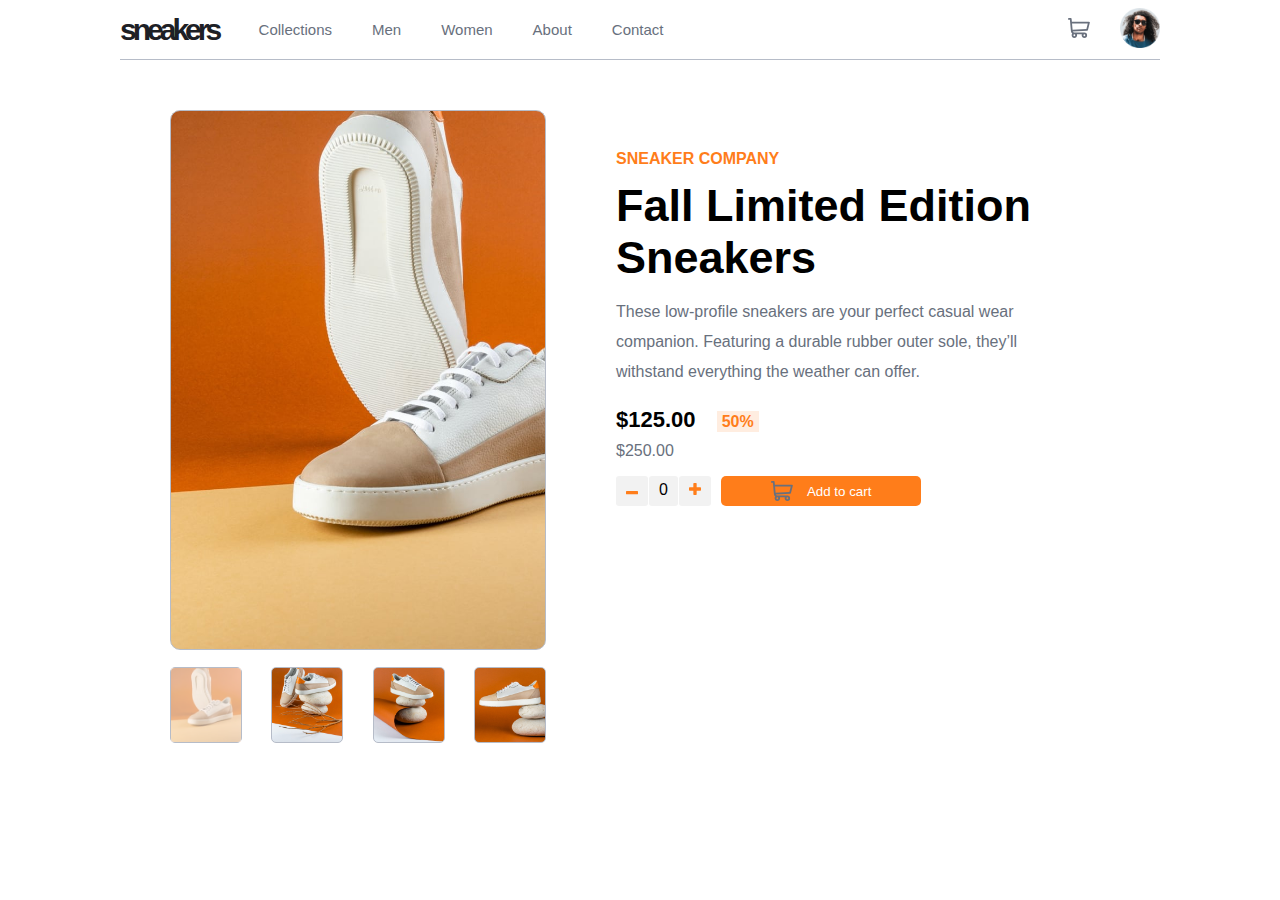
<file: ecommerce page/index.html>
<!DOCTYPE html>
<html lang="en">
  <head>
    <meta charset="UTF-8" />
    <meta name="viewport" content="width=device-width, initial-scale=1.0" />
    <!-- displays site properly based on user's device -->

    <link
      rel="icon"
      type="image/png"
      sizes="32x32"
      href="./images/favicon-32x32.png"
    />

    <title>Frontend Mentor | E-commerce product page</title>
    <link rel="stylesheet" href="ecommerce.css" />
    <style>
      
    </style>
  </head>
  <body>
    <div class="view"> 
      <div class="close"><img src="images/icon-plus.svg"></div>
      <div class="opictures">
        <div class="right"><img src="images/icon-next.svg"></div>
        <div class="left"><img src="images/icon-previous.svg"></div>
        <div class="obig">
          
        </div>
      
        <ul class="osm">
          <li class="osmall ofirst"><div class="active"></div></li>
          <li class="osmall osecond"></li>
          <li class="osmall othird"></li>
          <li class="osmall ofourth"></li>
        </ul>
      </div>
    </div>
    <nav>
      <!-- mobile -->
      <div class="menulogo"><img src="images/icon-menu.svg"></div>
      
        <div class="sidemenu">
          <div class="vw">
          </div>
          <div class="cancel"><img src="images/icon-close.svg"></div>
          <ul class="side-ul">
            <li class="first-li">Collections</li> 
            <li class="first-li">Men</li> 
            <li class="first-li">Women</li> 
            <li class="first-li">About</li>
            <li class="first-li"> Contact</li>
          </ul>
        </div>
      <h2 class="sneakers">sneakers</h2>
      
      <ul class="first-ul">
        <li class="first-li">Collections</li> 
        <li class="first-li">Men</li> 
        <li class="first-li">Women</li> 
        <li class="first-li">About</li>
        <li class="first-li"> Contact</li>
      </ul>
      <div class="icon">
        <div><img src="images/icon-cart.svg">
          <div class="box">
            <h3>cart</h3>
            <hr>
            <div class="box2">
              your cart is empty
            </div>
          </div>
        </div>
        
        <div><img style="max-width:40px;" src="images/image-avatar.png"></div>
      </div>
    </nav>
    <section>
      <div class="pictures">
        <div class="big">
        
          
        </div>
        
        <ul class="sm">
          <li class="small first"><div class="active"></div></li>
          <li class="small second"></li>
          <li class="small third"></li>
          <li class="small fourth"></li>
        </ul>
      </div>
      <div class="text">
        <h4>SNEAKER COMPANY</h4> 
        <h1>Fall Limited Edition Sneakers</h1>
        <p class="p1">These low-profile sneakers are
          your perfect casual wear companion. Featuring a durable rubber outer sole,
          they’ll withstand everything the weather can offer. 
          </p>
          <div class="float"><div class="doller">$125.00 <span class="orange">50%</span></div>
          <p class="fl">$250.00</p> </div>
          <div class="flex">
            <ul class="symbol">
              <li class="add"><img src="images/icon-minus.svg"></li>
              <li class="add">0</li>
              <li class="add"><img src="images/icon-plus.svg"></li>
            </ul>
            <button> <img src="images/icon-cart.svg">  <span class="white">Add to cart</span></button>
          </div>
      </div>
    </section>
    <script src="script.js"></script>

    

    <!-- <div class="attribution"> 
      Challenge by
      <a href="https://www.frontendmentor.io?ref=challenge" target="_blank"
        >Frontend Mentor</a
      >. Coded by <a href="#">Tariebi Glory Samuel </a>.
    </div>-->
  </body>
</html>
</file>
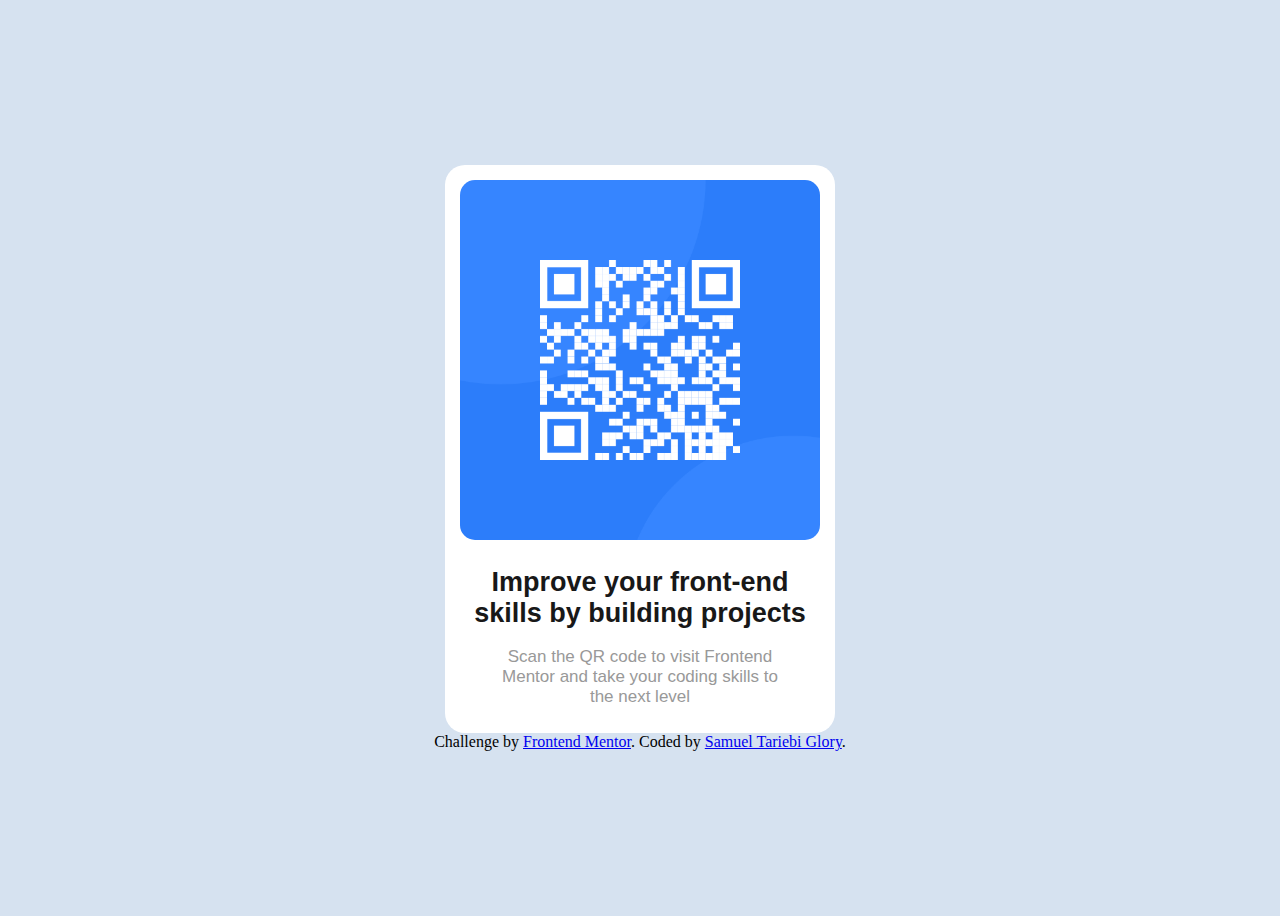
<file: qr_code/index.html>
<!DOCTYPE html>
<html lang="en">
  <head>
    <meta charset="UTF-8" />
    <meta name="viewport" content="width=device-width, initial-scale=1.0" />
    <!-- displays site properly based on user's device -->

    <link
      rel="icon"
      type="image/png"
      sizes="32x32"
      href="./images/favicon-32x32.png"
    />

    <title>Frontend Mentor | QR code component</title>

    <!-- Feel free to remove these styles or customise in your own stylesheet 👍 -->
    <link rel="stylesheet" href="qrcode.css"/>
  </head>
  
  <body>
    <div class="body1">
      <div class="code">
      <img src="images/image-qr-code.png"/>
    </div>
      <div class="text">
      <h1>Improve your front-end <br />skills by building projects</h1>

      <p>
        <span class="scantext">Scan the QR code to visit Frontend<br/>
        Mentor and take your coding skills to<br />
        <span>the next level</span></span>
      </p>
    </div>
    </div>

    <div class="attribution">
      Challenge by
      <a href="https://www.frontendmentor.io?ref=challenge" target="_blank"
        >Frontend Mentor</a
      >. Coded by <a href="#">Samuel Tariebi Glory</a>.
    </div>
  </body>
</html>
</file>
<file: ecommerce page/ecommerce.css>
*{
    margin: 0;
    padding: 0;
    box-sizing: border-box;
  }
  body{
    font-family: Arial, Helvetica, sans-serif;
    padding: 0px 120px ;
  }
  ul{
    list-style: none;
  }
  .first-ul{
    display: flex;
    gap:40px;
    margin-left: -35%;
    height: 30%;      
  }
  .first-li{
    font-weight: 549;
    font-size: 15px;
    color:hsl(219, 9%, 45%);
    cursor:pointer;
  }
  .first-li:hover{
    border-bottom: 2px solid hsl(26, 100%, 55%);
  }
  nav{
    display:flex;
    justify-content:space-between;
    align-items: center;
    height: 60px;
    border-bottom: 1px solid hsl(220, 14%, 75%);
  }
  .icon{
    display: flex;
    align-items: center;
    gap: 30px;
    cursor: pointer;
  }
  .pic img{
    max-width: 50px;
  }
  .box{
    position: absolute;
    left: 75%;
    top: 9%;
    background-color:white;
    border-radius: 5px;
    padding: 10px 5px;
    box-shadow: 5px 5px 5px 5px whitesmoke;
  }
  .box2{
    width: 220px;
    height: 130px;
    display: flex;
    align-items: center;
    justify-content: center;
    font-size: 13px;
  }
  .sneakers{
    letter-spacing: -4px;
    font-size: 30px;
    color: hsl(220, 13%, 13%);

  }
  section{
    width: 100%;
    display: flex;
    gap: 70px;
    padding: 50px 50px;
    height: 85vh;
    /* background-color: aqua; */
  }
  .pictures{
    width: 40%;
    height: 75vh;
    /* border: 1px solid hsl(220, 14%, 75%); */
  }
  .big{
    width: 100%;
    height: 60vh;
    border: 1px solid hsl(220, 14%, 75%);
    border-radius: 10px;
    background-image: url(images/image-product-1.jpg);
    background-size: cover;
    cursor: pointer;
  }
  .big :hover{
    
  }
  .sm{
    display: flex;
    justify-content: space-between;
    margin-top: 17px;
  }
  .small{
    width: 72px;
    height: 76px;
    border-radius: 5px;
    border: 1px solid hsl(220, 14%, 75%);
    cursor: pointer;
  }
  .first{
    background-image: url(images/image-product-1-thumbnail.jpg);
    background-size: cover;
  }
  .active{
    width: 100%;
    height: 100%;
    background-color: hsl(25, 100%, 94%,0.6);
   }
  .second{
    background-image: url(images/image-product-2.jpg);
    background-size: cover;
  }
  .third{
    background-image: url(images/image-product-3.jpg);
    background-size: cover;
  }
  .fourth{
    background-image: url(images/image-product-4.jpg);
    background-size: cover;
  }
  
  .text{
    width: 50%;
    padding-top: 40px;
  }
  h4{
    color:hsl(26, 100%, 55%);
  }
  h1{
    font-size: 45px;
    margin-top: 12px;
  }
  .p1{
    margin-top: 13px;
  }
  p{
    line-height: 30px;
    color:hsl(219, 9%, 45%)
  }
  .doller{
    margin-top: 20px;
    font-size: 22px;
    font-weight: 600;
    margin-bottom: 3px;
  }
  .orange{
    margin-left: 15px;
    font-size: 16px;
    color: hsl(26, 100%, 55%);
    background-color:hsl(25, 100%, 94%);
    padding: 2px 5px;
  }
  .flex{
    margin-top: 10px;
    display: flex;
    gap: 10px;
  }
  .symbol{
    display: flex;
    gap: 1px;
  }
  .add{
    padding: 5px 10px;
    background-color:#f2f2f2;
    border-radius: 3px;
  }
  button{
    background-color: hsl(26, 100%, 55%);
    color: white;
    border: none;
    padding: 5px 50px;
    border-radius: 5px;
    display: flex;
    align-items: center;
    gap:14px;
  }
  .view{ 
    width:100%;
    height: 100%;
    background-color:hsl(0, 0%, 0% ,0.6);
    /* opacity: 75%; */
    position: absolute;
    margin-left: -120px;
    /* display: flex; */
    /* align-items: center; */
    /* justify-content: center; */
    display: none;
   }
   /* the opacity view  images */
   /* the opacity view  images */
   /* the opacity view  images */
  .opictures{
    width: 30%;
    height: 75vh;
    margin-top: 100px;
    position: absolute;
    left: 35%;
    top:5%;
  }
  .osm{
    display: flex;
    justify-content: space-around;
    margin-top: 17px;
  }
  .obig{
    width: 100%;
    height: 60vh;
    border: 1px solid hsl(220, 14%, 75%);
    border-radius: 10px;
    background-image: url(images/image-product-1.jpg);
    background-size: cover;
  }
  /* .big1{ 
    width: 100%;
    height: 100%;
    background-image: url(images/image-product-1.jpg);
    background-size: cover;
  }
  .big2{
    width: 100%;
    height: 100%;
    background-image: url(images/image-product-2.jpg);
    background-size: cover;
  }
  .big3{
    width: 100%;
    height: 100%;
    background-image: url(images/image-product-3.jpg);
    background-size: cover;
  }
  .big4{
    width: 100%;
    height: 100%;
    background-image: url(images/image-product-4.jpg);
    background-size: cover;
   } */
  .osmall{
    width: 72px;
    height: 76px;
    border-radius: 5px;
    border: 1px solid hsl(220, 14%, 75%);
    cursor: pointer;
  }
  .ofirst{
    background-image: url(images/image-product-1-thumbnail.jpg);
    background-size: cover;
    
    /* opacity: 0.4px; */
  }

  .osecond{
    background-image: url(images/image-product-2.jpg);
    background-size: cover;
  }
  .othird{
    background-image: url(images/image-product-3.jpg);
    background-size: cover;
  }
  .ofourth{
    background-image: url(images/image-product-4.jpg);
    background-size: cover;
  }
  
   
   .right{
    background-color: white;
    position: absolute;
    padding: 5px 10px;
    border-radius: 50%;
    top:35%;
    left:95%;
    cursor: pointer;
   }
   .left{
    background-color: white;
    position: absolute;
    padding: 5px 10px;
    border-radius: 50%;
    top:35%;
    left:-3%;
    cursor: pointer;
   }
   .close img{
    position: absolute;
    top:15%;
    left: 64%;
    transform: rotate(230deg);
    cursor: pointer;
    /* background-color:#f2f2f2; */
    /* display: flex; */
    /* align-items: center; */
   }
   .menulogo{
    display: none;
   }
   .sidemenu{
    display: none;
   }
   .side-ul{
    display: none;
   }
   .vw{
    display: none;
   }
   .cancel{
    display: none;
   }
   @media screen and (max-width:500px) {
    .first-ul{
      display: none;
    }
    .side-ul{
      display: block;
      line-height: 40px;
      margin-top: 45px;
    }
    .cancel{
      display: block;
    }

    .side-ul li{
      font-weight: 800;
    }
    .sidemenu{
      /* display: block; */
      position: fixed;
        height: 200vh;
        display: flex;
        color: #ffffff;
        /* flex-direction: column; */
        background:white ;
        padding: 10px;
        top: 0px;
        left: 0;
        z-index: 10;
        width: 35vw;
        /* border-radius: 10px; */
    }
    .cancel{
      cursor: pointer;
    }
    
    body{
      padding: 0;
      font-family: sans-serif;
    }
    nav{
      justify-content: space-around;
      align-items: center;
    }
    .menulogo{
      display: block;
      cursor: pointer;
    }
    .sneakers{
      margin-left: -100px;
    }
    .box{
      left: 40%;
    }
    .sm{
      display: none;
    }
    section{
      width: 100%;
      display: flex;
      flex-direction: column;
      /* gap: 70px; */
      padding: 50px 50px;
      height: 100%;
      /* background-color: aqua; */
    }
    .pictures{
      width: 100%;
      height: 50vh;
      /* border: 1px solid hsl(220, 14%, 75%); */
    }
    .text{
      width: 100%;
      padding-top:10;
    }
    h4{
      color:hsl(26, 100%, 55%);
    }
    h1{
      font-size: 45px;
      margin-top: 30px;
    }
    .p1{
      margin-top: 13px;
    }
    p{
      line-height: 30px;
      color:hsl(219, 9%, 45%)
    }
    .doller{
      margin-top: 20px;
      font-size: 22px;
      font-weight: 600;
      margin-bottom: 3px;
    }
    .orange{
      
      font-size: 16px;
      color: hsl(26, 100%, 55%);
      background-color:hsl(25, 100%, 94%);
      padding: 2px 5px;
      margin-left: -2px;
    }
    .flex{
      margin-top: 25px;
      display: flex;
      flex-direction: column;
      gap: 12px;
    }
    .symbol{
      display: flex;
      gap: 1px;
      margin-left: 8px;
    }
    .add{
      padding: 10px 55px;
      background-color:#f2f2f2;
      border-radius: 3px;
    }
    button{
      background-color: hsl(26, 100%, 55%);
      color: white;
      border: none;
      padding: 15px 0px;
      border-radius: 5px;
      display: flex;
      align-items: center;
      justify-content: center;
      font-size: 20px;
      gap:5px;
    }
    .float{
      display: flex;
      align-items: center;
      /* justify-content: center; */
    }
    .fl{
      margin-top: 18px;
      margin-left: 40%;
      opacity: 0.6;
    }
    .vw{
      display: block;
      width:200%;
      height: 100%;
      background-color:hsl(0, 0%, 0% ,0.6);
    /* opacity: 75%; */
      position: absolute;
      top: 0;
      left: 175px;
    /* display: flex; */
    /* align-items: center; */
    /* justify-content: center; */
      /* display: none; */
   }
    }
</file>
<file: qr_code/qrcode.css>
body{
    display:flex;
    justify-content: center;
    align-items: center;
    flex-direction:column ;
    height: 100vh;
    background-color:hsl(212, 45%, 89%);
    
    
}
.body1{
    background-color:white;
    padding: 10px;
    border-radius: 20px;
    font-family: Arial, Helvetica, sans-serif;
}
.code{
    padding: 5px;
    /*width: 100%;
    margin: 0;
    width: 360px;
    height: 360px;
    border-radius: 15px;*/
    
}
.code img{
    width: 360px;
    height: 360px;
    border-radius: 15px;
   
}
h1{
    font-size: 27px;
    font-weight: 700px;
    opacity:90%
}
.text{
    text-align: center;
    
}
.scantext{
    color: grey;
    opacity: 80%;
    font-weight: 400;
    font-size: 17px; 
}
</file>
